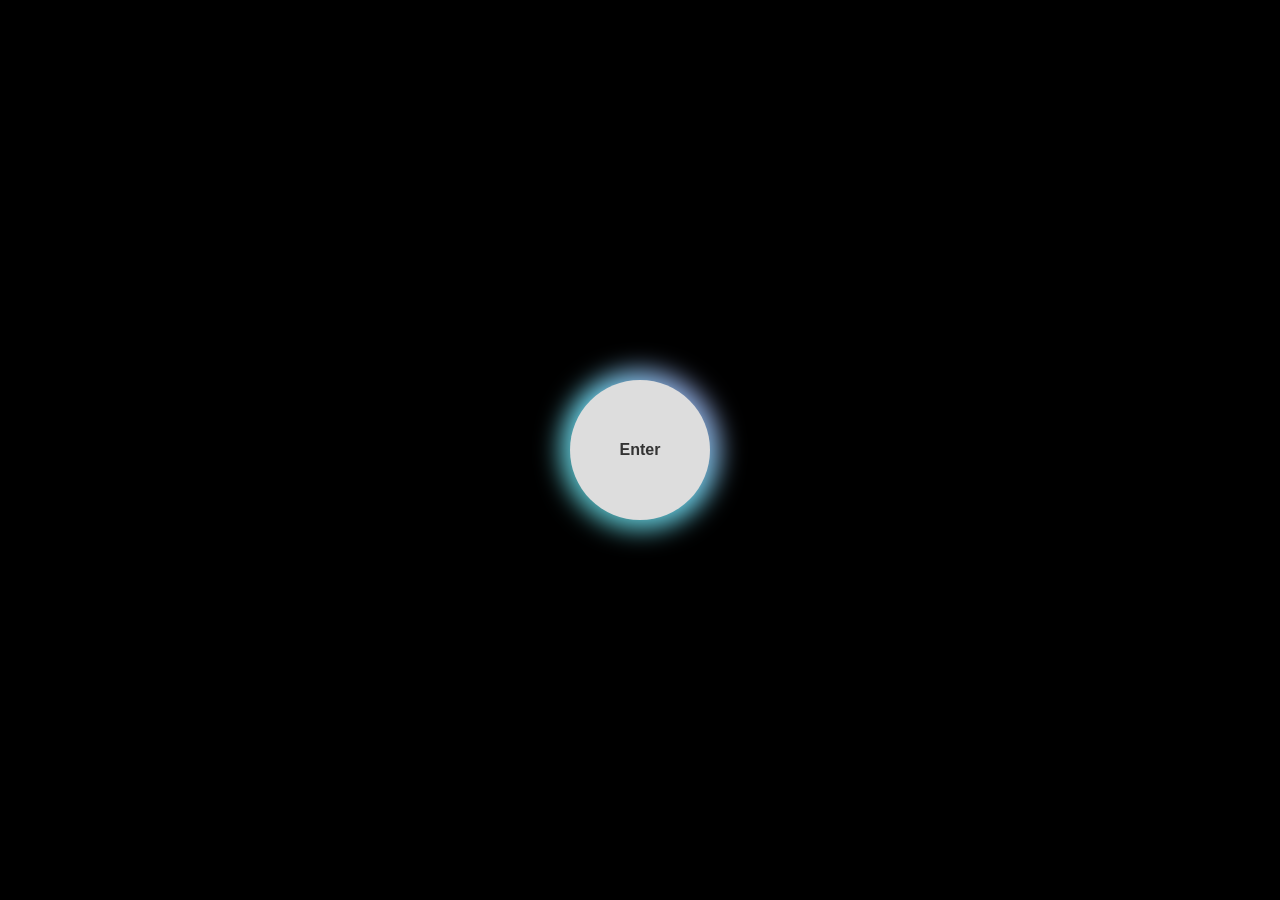
<file: index.html>
<!DOCTYPE html>
<html lang="en">
<head>
    <meta charset="UTF-8">
    <title>Welcome</title>
    <link rel="stylesheet" href="style.css">
</head>

<body class="splash-screen" id="splashBody">

    <div class="logo-circle" onclick="goToHome()">
        <span>Enter</span>
    </div>

    <script src="script.js"></script>

</body>
</html>
</file>
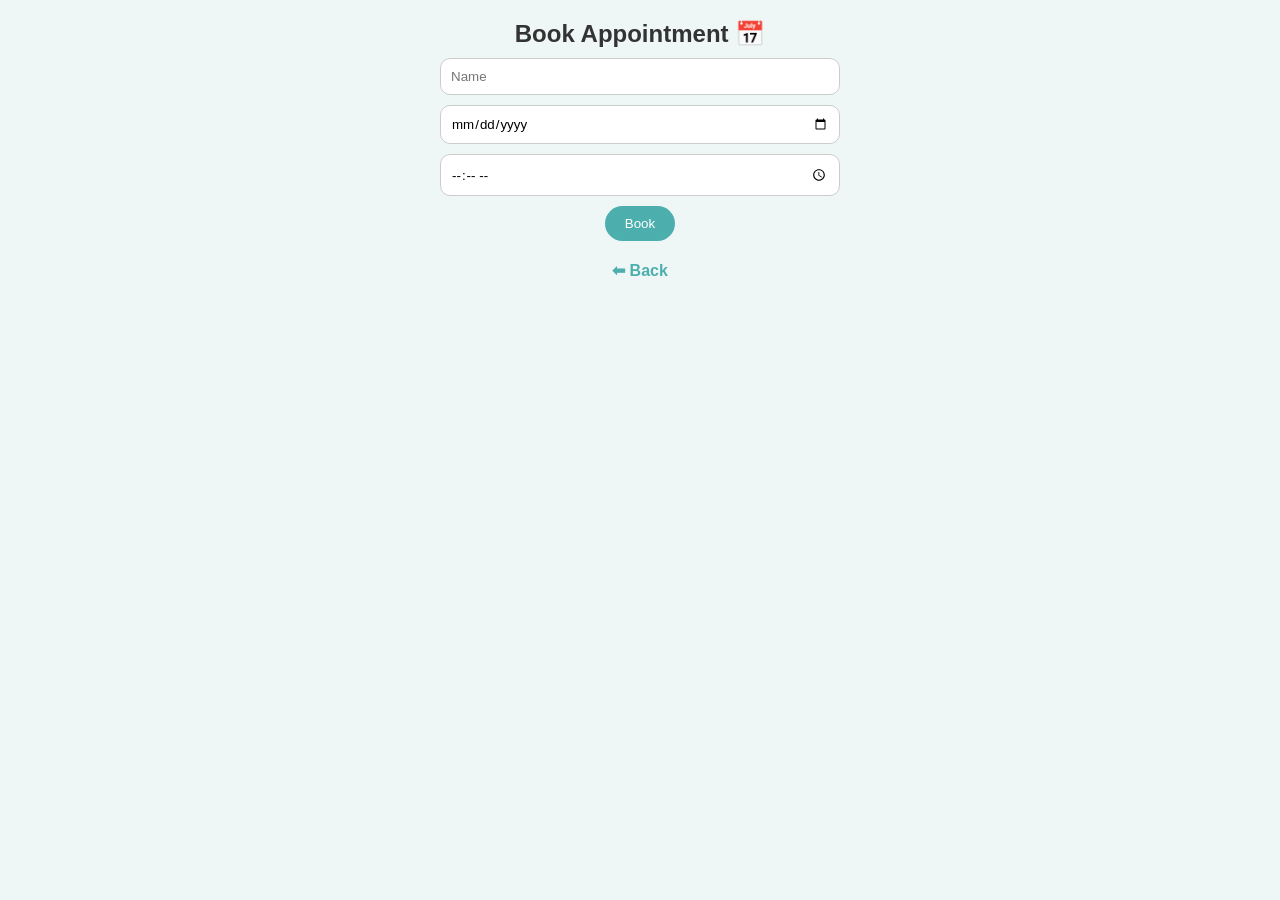
<file: appointment.html>
<!DOCTYPE html>
<html>
<head>
    <title>Appointment</title>
    <link rel="stylesheet" href="style.css">
</head>
<body>

<h2>Book Appointment 📅</h2>

<input id="name" placeholder="Name">
<input type="date" id="date">
<input type="time" id="time">

<button onclick="bookAppointment()">Book</button>

<p id="confirmation"></p>

<a href="index.html">⬅ Back</a>

<script src="script.js"></script>
</body>
</html>
</file>
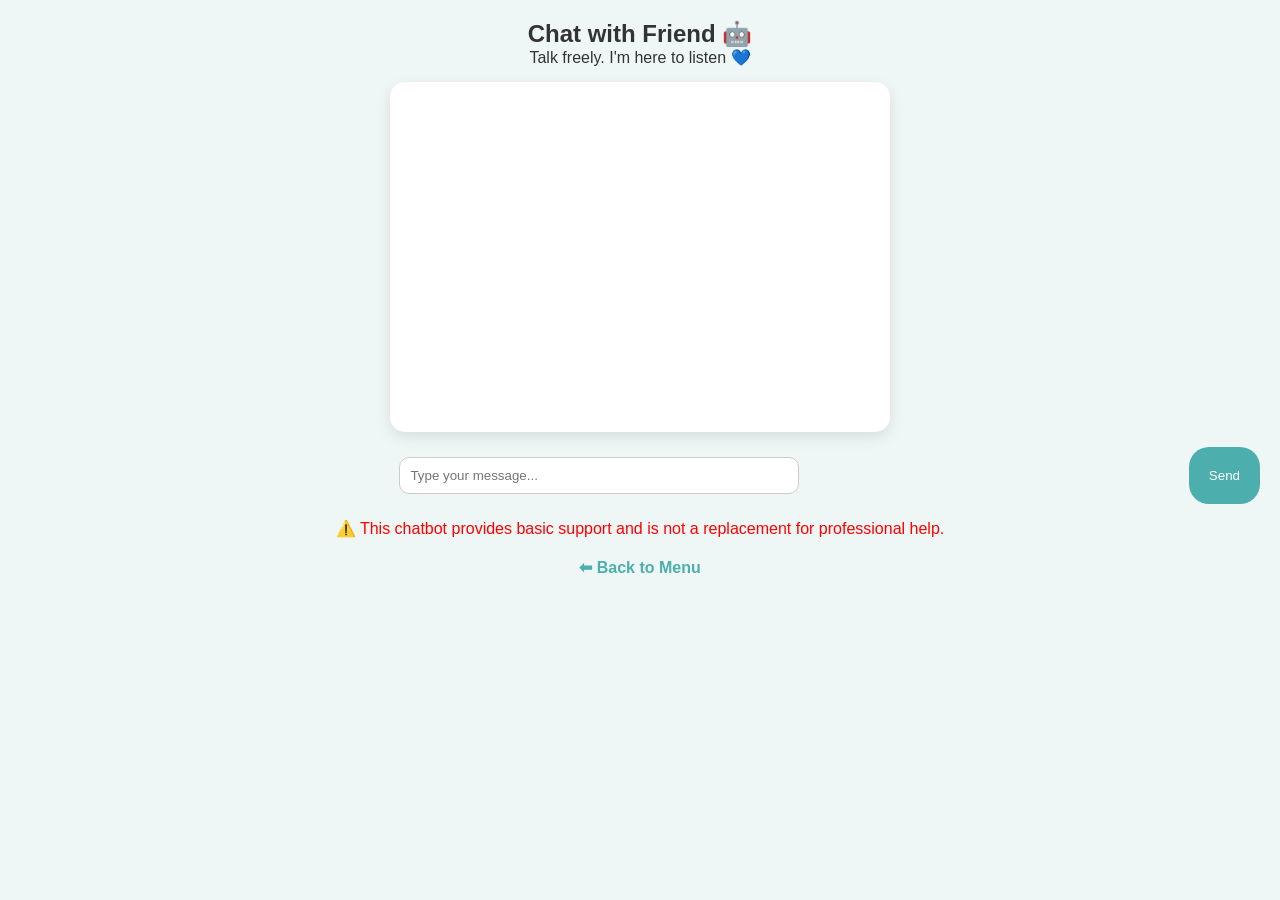
<file: chat.html>
<!DOCTYPE html>
<html lang="en">
<head>
    <meta charset="UTF-8">
    <meta name="viewport" content="width=device-width, initial-scale=1.0">
    <title>Chat with Friend</title>

    <link rel="stylesheet" href="style.css">
</head>

<body>

<h2>Chat with Friend 🤖</h2>
<p>Talk freely. I'm here to listen 💙</p>

<!-- Chat Box -->
<div id="chatBox"></div>

<!-- Input Area -->
<div style="display:flex; justify-content:center; gap:10px;">
    <input id="userInput" placeholder="Type your message...">
    <button onclick="sendMessage()">Send</button>
</div>

<!-- Warning -->
<p style="color:red; margin-top:15px;">
⚠️ This chatbot provides basic support and is not a replacement for professional help.
</p>

<!-- Back Button -->
<a href="index.html">⬅ Back to Menu</a>

<!-- JS -->
<script src="script.js"></script>

</body>
</html>
</file>
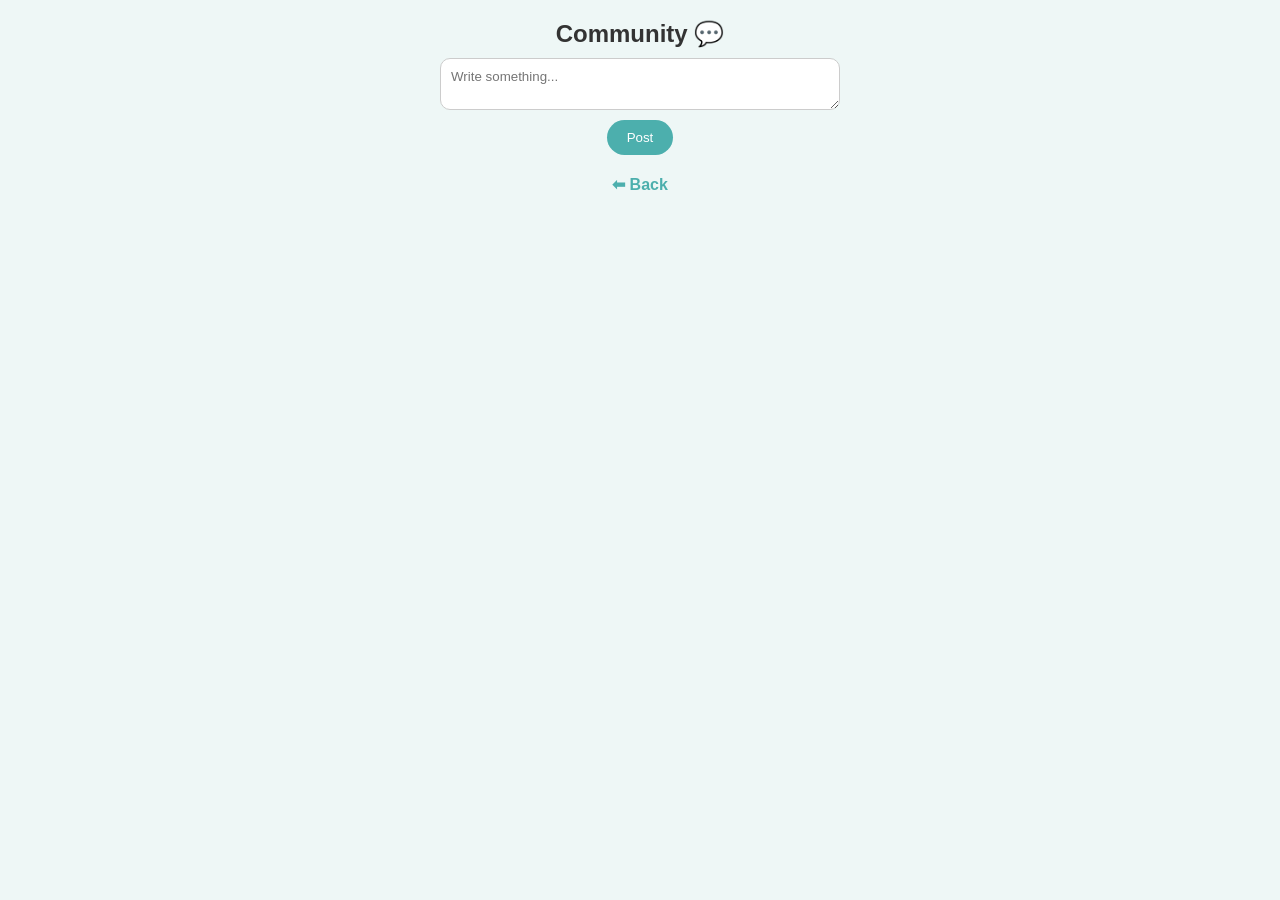
<file: community.html>
<!DOCTYPE html>
<html>
<head>
    <title>Community</title>
    <link rel="stylesheet" href="style.css">
</head>
<body>

<h2>Community 💬</h2>

<textarea id="postInput" placeholder="Write something..."></textarea>
<button onclick="addPost()">Post</button>

<div id="postsContainer"></div>

<a href="index.html">⬅ Back</a>

<script src="script.js"></script>
</body>
</html>
</file>
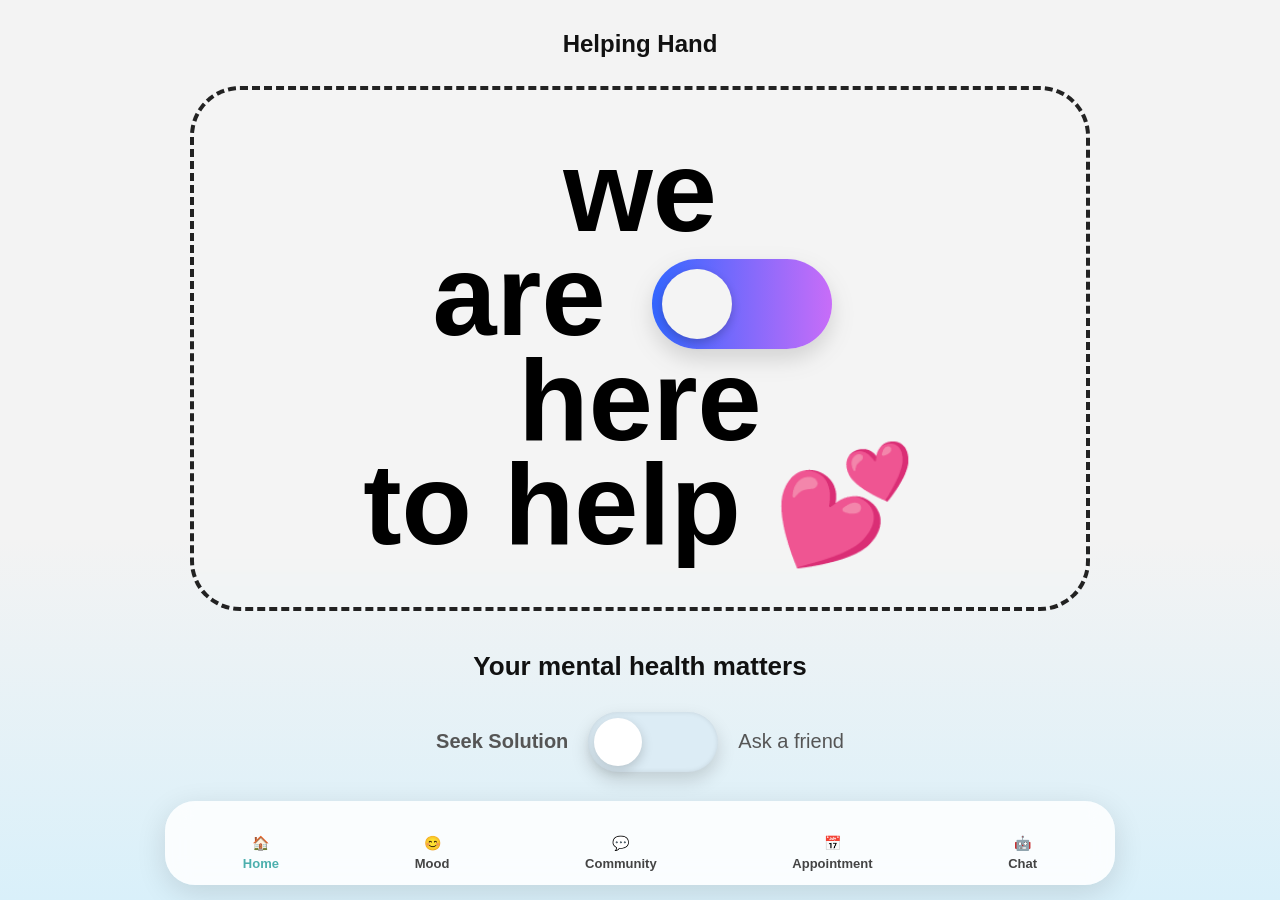
<file: Home.html>
<!DOCTYPE html>
<html lang="en">
<head>
    <meta charset="UTF-8">
    <meta name="viewport" content="width=device-width, initial-scale=1.0">
    <title>Helping Hand</title>
    <link rel="stylesheet" href="style.css">
</head>
<body class="home-page">

    <!-- TOP TITLE -->
    <header class="top-title">
        <h2>Helping Hand</h2>
    </header>

    <!-- MAIN HERO SECTION -->
    <main class="hero-section">
        <div class="hero-box">
            <h1 class="hero-text">
                <span>we</span><br>
                <span>are</span>
                <span class="switch-shape"></span><br>
                <span>here</span><br>
                <span>to help 💕</span>
            </h1>
        </div>

        <p class="hero-subtitle">Your mental health matters</p>

        <!-- TOGGLE -->
        <div class="mode-toggle">
            <span id="leftLabel" class="active-label">Seek Solution</span>

            <label class="toggle-switch">
                <input type="checkbox" id="helpToggle" onchange="toggleMode()">
                <span class="slider"></span>
            </label>

            <span id="rightLabel">Ask a friend</span>
        </div>
    </main>

    <!-- BOTTOM NAVIGATION -->
    <nav class="bottom-nav">
        <a href="index.html" class="nav-item active">🏠<span>Home</span></a>
        <a href="mood.html" class="nav-item">😊<span>Mood</span></a>
        <a href="community.html" class="nav-item">💬<span>Community</span></a>
        <a href="appointment.html" class="nav-item">📅<span>Appointment</span></a>
        <a href="chat.html" class="nav-item">🤖<span>Chat</span></a>
    </nav>

    <script src="script.js"></script>
</body>
</html>
</file>
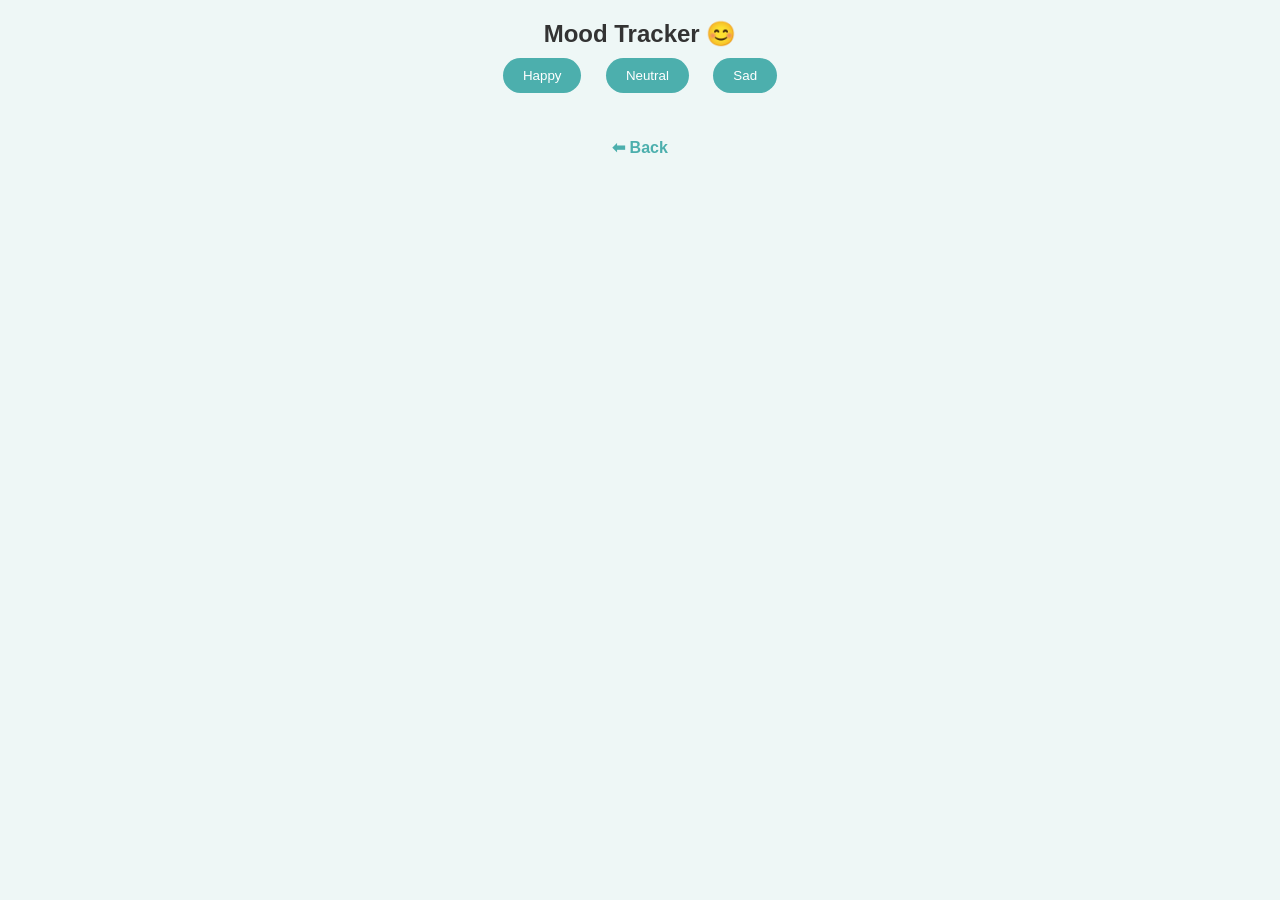
<file: mood.html>
<!DOCTYPE html>
<html>
<head>
    <title>Mood Tracker</title>
    <link rel="stylesheet" href="style.css">
</head>
<body>

<h2>Mood Tracker 😊</h2>

<div class="mood-buttons">
    <button onclick="saveMood('😊 Happy')">Happy</button>
    <button onclick="saveMood('😐 Neutral')">Neutral</button>
    <button onclick="saveMood('😢 Sad')">Sad</button>
</div>

<p id="moodDisplay"></p>

<a href="index.html">⬅ Back</a>

<script src="script.js"></script>
</body>
</html>
</file>
<file: style.css>
/* =========================
   GLOBAL STYLES
========================= */
* {
    margin: 0;
    padding: 0;
    box-sizing: border-box;
    font-family: 'Poppins', sans-serif;
}

body {
    background: #eef7f6;
    color: #333;
    text-align: center;
    padding: 20px;
}

/* =========================
   MENU PAGE
========================= */
.menu-page {
    display: flex;
    flex-direction: column;
    justify-content: center;
    align-items: center;
    height: 100vh;
}

.menu button {
    display: block;
    margin: 12px;
    padding: 15px;
    width: 250px;
    border-radius: 30px;
    border: none;
    background: linear-gradient(135deg, #4CAFAD, #6dd5ed);
    color: white;
    font-size: 18px;
    cursor: pointer;
    transition: 0.3s;
}

.menu button:hover {
    transform: scale(1.05);
}

/* =========================
   INPUTS
========================= */
input, textarea {
    width: 90%;
    max-width: 400px;
    padding: 10px;
    margin: 10px auto;
    border-radius: 10px;
    border: 1px solid #ccc;
    display: block;
}

/* =========================
   BUTTONS
========================= */
button {
    padding: 10px 20px;
    background: #4CAFAD;
    color: white;
    border: none;
    border-radius: 20px;
    cursor: pointer;
}

button:hover {
    opacity: 0.9;
}

/* =========================
   MOOD TRACKER
========================= */
.mood-buttons button {
    margin: 10px;
}

.happy { background: #a8e6cf; }
.neutral { background: #ffd3b6; }
.sad { background: #ffaaa5; }

#moodDisplay {
    margin-top: 15px;
    font-weight: bold;
}

/* =========================
   COMMUNITY
========================= */
.card {
    background: white;
    padding: 15px;
    margin: 10px auto;
    border-radius: 12px;
    max-width: 500px;
    box-shadow: 0 3px 10px rgba(0,0,0,0.08);
}

/* =========================
   CHAT UI (IMPROVED)
========================= */
#chatBox {
    height: 350px;
    overflow-y: auto;
    background: white;
    padding: 15px;
    margin: 15px auto;
    border-radius: 15px;
    max-width: 500px;
    display: flex;
    flex-direction: column;
    box-shadow: 0 5px 15px rgba(0,0,0,0.1);
}

.message {
    max-width: 70%;
    padding: 10px 15px;
    margin: 5px 0;
    border-radius: 20px;
    font-size: 14px;
}

.user {
    background: #4CAFAD;
    color: white;
    align-self: flex-end;
    border-bottom-right-radius: 5px;
}

.bot {
    background: #f1f1f1;
    color: #333;
    align-self: flex-start;
    border-bottom-left-radius: 5px;
}

/* =========================
   SPLASH SCREEN
========================= */
.splash-screen {
    background: black;
    display: flex;
    justify-content: center;
    align-items: center;
    height: 100vh;
    transition: opacity 0.8s ease;
}

/* Fade effect */
.fade-out {
    opacity: 0;
}

/* Logo circle */
.logo-circle {
    width: 140px;
    height: 140px;
    background: #ddd;
    border-radius: 50%;
    position: relative;
    cursor: pointer;
    display: flex;
    justify-content: center;
    align-items: center;
    font-weight: bold;
    animation: pulse 2s infinite;
}

/* Glow */
.logo-circle::before {
    content: "";
    position: absolute;
    inset: -10px;
    border-radius: 50%;
    background: linear-gradient(45deg, #4CAFAD, #6dd5ed, #a18cd1);
    filter: blur(12px);
    z-index: -1;
    animation: rotate 3s linear infinite;
}

.logo-circle span {
    z-index: 2;
}

/* Animations */
@keyframes pulse {
    0% { transform: scale(1); }
    50% { transform: scale(1.1); }
    100% { transform: scale(1); }
}

@keyframes rotate {
    0% { transform: rotate(0deg); }
    100% { transform: rotate(360deg); }
}

/* =========================
   BACK LINK
========================= */
a {
    display: inline-block;
    margin-top: 20px;
    text-decoration: none;
    color: #4CAFAD;
    font-weight: 600;
}
/* =========================
   HOME PAGE REDESIGN
========================= */
.home-page {
    margin: 0;
    min-height: 100vh;
    background: linear-gradient(to bottom, #f3f3f3 60%, #d9f0fa 100%);
    display: flex;
    flex-direction: column;
    justify-content: space-between;
    align-items: center;
    padding: 20px 20px 100px;
    overflow-x: hidden;
}

.top-title {
    margin-top: 10px;
}

.top-title h2 {
    font-size: 24px;
    font-weight: 700;
    color: #111;
}

.hero-section {
    flex: 1;
    width: 100%;
    max-width: 1000px;
    display: flex;
    flex-direction: column;
    justify-content: center;
    align-items: center;
}

.hero-box {
    width: 90%;
    max-width: 950px;
    min-height: 420px;
    border: 4px dashed #222;
    border-radius: 50px;
    padding: 50px 40px;
    display: flex;
    justify-content: center;
    align-items: center;
    background: rgba(255,255,255,0.15);
    backdrop-filter: blur(3px);
}

.hero-text {
    font-size: clamp(48px, 9vw, 120px);
    line-height: 0.9;
    font-weight: 900;
    color: #000;
    text-align: center;
    position: relative;
}

.switch-shape {
    display: inline-block;
    width: 180px;
    height: 90px;
    border-radius: 60px;
    background: linear-gradient(90deg, #3366ff, #c86df8);
    position: relative;
    vertical-align: middle;
    margin: 0 15px;
    box-shadow: 0 10px 25px rgba(0,0,0,0.15);
}

.switch-shape::before {
    content: "";
    position: absolute;
    width: 70px;
    height: 70px;
    background: #f4f4f4;
    border-radius: 50%;
    left: 10px;
    top: 10px;
    box-shadow: 0 4px 10px rgba(0,0,0,0.2);
}

.hero-subtitle {
    margin-top: 40px;
    font-size: 26px;
    font-weight: 600;
    color: #111;
}

.mode-toggle {
    margin-top: 30px;
    display: flex;
    align-items: center;
    gap: 20px;
    font-size: 20px;
    font-weight: 500;
    flex-wrap: wrap;
    justify-content: center;
}

.mode-toggle span {
    color: #555;
    transition: 0.3s;
}

.active-label {
    color: #111;
    font-weight: 700;
}

/* TOGGLE SWITCH */
.toggle-switch {
    position: relative;
    display: inline-block;
    width: 130px;
    height: 60px;
}

.toggle-switch input {
    opacity: 0;
    width: 0;
    height: 0;
}

.slider {
    position: absolute;
    inset: 0;
    background: #dcecf5;
    border-radius: 50px;
    cursor: pointer;
    transition: 0.4s;
    box-shadow: inset 0 0 5px rgba(0,0,0,0.1), 0 8px 18px rgba(0,0,0,0.15);
}

.slider::before {
    content: "";
    position: absolute;
    width: 48px;
    height: 48px;
    left: 6px;
    top: 6px;
    background: white;
    border-radius: 50%;
    transition: 0.4s;
    box-shadow: 0 4px 12px rgba(0,0,0,0.18);
}

.toggle-switch input:checked + .slider::before {
    transform: translateX(68px);
}

/* =========================
   BOTTOM NAVBAR
========================= */
.bottom-nav {
    position: fixed;
    bottom: 15px;
    left: 50%;
    transform: translateX(-50%);
    width: 95%;
    max-width: 950px;
    background: rgba(255, 255, 255, 0.85);
    backdrop-filter: blur(12px);
    border-radius: 30px;
    display: flex;
    justify-content: space-around;
    align-items: center;
    padding: 14px 10px;
    box-shadow: 0 8px 30px rgba(0,0,0,0.12);
    z-index: 999;
}

.nav-item {
    text-decoration: none;
    color: #444;
    display: flex;
    flex-direction: column;
    align-items: center;
    font-size: 14px;
    font-weight: 600;
    gap: 5px;
    transition: 0.3s;
}

.nav-item:hover {
    transform: translateY(-3px);
    color: #4CAFAD;
}

.nav-item.active {
    color: #4CAFAD;
}

.nav-item span {
    font-size: 13px;
}

/* =========================
   MOBILE RESPONSIVE
========================= */
@media (max-width: 768px) {
    .hero-box {
        min-height: 300px;
        padding: 30px 20px;
        border-radius: 35px;
    }

    .hero-subtitle {
        font-size: 20px;
        text-align: center;
    }

    .switch-shape {
        width: 120px;
        height: 60px;
    }

    .switch-shape::before {
        width: 45px;
        height: 45px;
        top: 7px;
        left: 7px;
    }

    .mode-toggle {
        font-size: 16px;
        gap: 12px;
    }

    .toggle-switch {
        width: 100px;
        height: 50px;
    }

    .slider::before {
        width: 38px;
        height: 38px;
        top: 6px;
        left: 6px;
    }

    .toggle-switch input:checked + .slider::before {
        transform: translateX(48px);
    }

    .bottom-nav {
        padding: 12px 8px;
    }

    .nav-item {
        font-size: 12px;
    }

    .nav-item span {
        font-size: 11px;
    }
}
</file>
